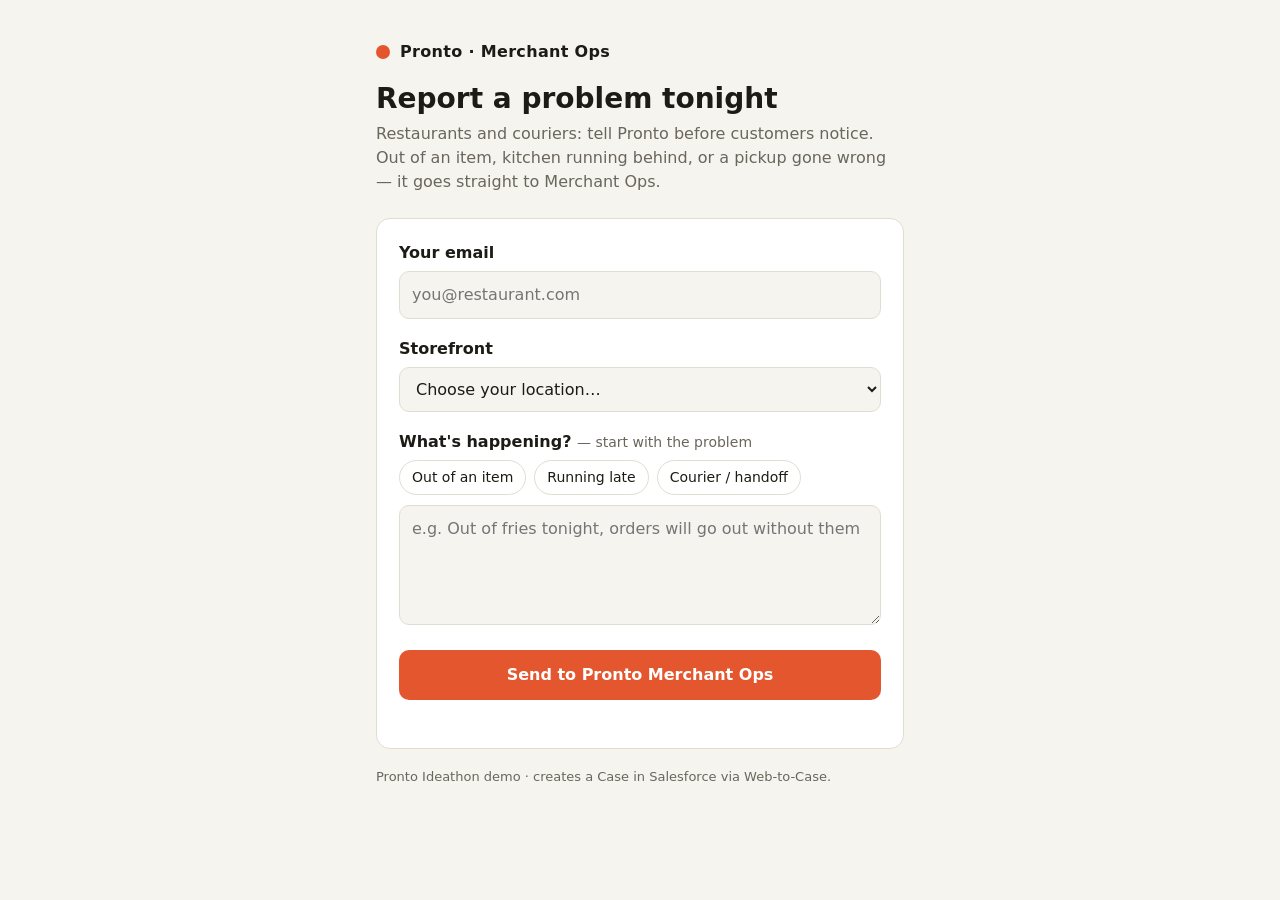
<file: merchant-report-form/index.html>
<!doctype html>
<html lang="en">
<head>
<meta charset="utf-8">
<meta name="viewport" content="width=device-width, initial-scale=1">
<title>Pronto Merchant Report</title>
<!--
  Pronto Ideathon — Merchant & Courier report form.
  Posts to Salesforce Web-to-Case (org 00Dfj00000fQ9T5). Every submission becomes a Case with
  Origin = "Merchant Report". In Salesforce:
    - the Case assignment rule routes it to Merchant Ops Queue,
    - flow Merchant_Report_Case_Enrichment sets Storefront (from the dropdown), Type = Merchant Operations,
      and Reason from keywords in the message (out of / 86 -> Out of Stock, late / delay -> Prep Delay,
      anything else -> Handoff Issue),
    - if the email matches a Contact, Web-to-Case links the Contact and merchant Account.
  Open this file directly in a browser (double-click). No server needed.
-->
<style>
  :root {
    --bg: #f6f4ef; --card: #ffffff; --ink: #1d1b16; --muted: #6b665c; --line: #e2ddd2;
    --brand: #e4572e; --brand-ink: #ffffff; --ok: #2e7d4f; --err: #b3261e; --focus: #1d1b16;
  }
  @media (prefers-color-scheme: dark) {
    :root { --bg: #16150f; --card: #211f18; --ink: #f2efe7; --muted: #a9a294; --line: #37342a;
            --brand: #ff7a52; --brand-ink: #16150f; --ok: #6fcf97; --err: #ff8a80; --focus: #f2efe7; }
  }
  * { box-sizing: border-box; }
  body { margin: 0; background: var(--bg); color: var(--ink);
         font: 16px/1.5 system-ui, -apple-system, "Segoe UI", Roboto, sans-serif; }
  main { max-width: 560px; margin: 0 auto; padding: 40px 16px 64px; }
  .brand { display: flex; align-items: center; gap: 10px; font-weight: 700; letter-spacing: .02em; }
  .dot { width: 14px; height: 14px; border-radius: 50%; background: var(--brand); }
  h1 { font-size: 28px; line-height: 1.2; margin: 18px 0 6px; }
  .lede { color: var(--muted); margin: 0 0 24px; }
  form, .done { background: var(--card); border: 1px solid var(--line); border-radius: 14px; padding: 22px; }
  label { display: block; font-weight: 600; margin: 0 0 6px; }
  .hint { font-weight: 400; color: var(--muted); font-size: 14px; }
  .field { margin-bottom: 18px; }
  input, select, textarea { width: 100%; font: inherit; color: var(--ink); background: var(--bg);
         border: 1px solid var(--line); border-radius: 10px; padding: 11px 12px; }
  textarea { min-height: 120px; resize: vertical; }
  input:focus, select:focus, textarea:focus, button:focus-visible, .chip:focus-visible {
         outline: 2px solid var(--focus); outline-offset: 2px; }
  .chips { display: flex; flex-wrap: wrap; gap: 8px; margin-bottom: 10px; }
  .chip { border: 1px solid var(--line); background: transparent; color: var(--ink); border-radius: 999px;
          padding: 6px 12px; font: inherit; font-size: 14px; cursor: pointer; }
  .chip:hover { border-color: var(--brand); }
  button[type=submit] { width: 100%; border: 0; border-radius: 10px; padding: 13px; font: inherit;
          font-weight: 700; background: var(--brand); color: var(--brand-ink); cursor: pointer; }
  button[disabled] { opacity: .6; cursor: progress; }
  .error { color: var(--err); font-size: 14px; margin-top: 10px; min-height: 1.2em; }
  .done h2 { margin: 0 0 8px; color: var(--ok); }
  .done p { margin: 0 0 14px; }
  .linkbtn { background: none; border: 0; color: var(--ink); text-decoration: underline; font: inherit;
             cursor: pointer; padding: 0; }
  footer { color: var(--muted); font-size: 13px; margin-top: 18px; }
</style>
</head>
<body>
<main>
  <div class="brand"><span class="dot" aria-hidden="true"></span>Pronto · Merchant Ops</div>
  <h1>Report a problem tonight</h1>
  <p class="lede">Restaurants and couriers: tell Pronto before customers notice. Out of an item, kitchen running behind, or a pickup gone wrong — it goes straight to Merchant Ops.</p>

  <form id="report" novalidate>
    <div class="field">
      <label for="email">Your email</label>
      <input id="email" type="email" autocomplete="email" required placeholder="you@restaurant.com">
    </div>
    <div class="field">
      <label for="storefront">Storefront</label>
      <select id="storefront" required>
        <option value="">Choose your location…</option>
      </select>
    </div>
    <div class="field">
      <label for="message">What's happening? <span class="hint">— start with the problem</span></label>
      <div class="chips" role="group" aria-label="Quick starts">
        <button type="button" class="chip" data-text="Out of ">Out of an item</button>
        <button type="button" class="chip" data-text="Running late: kitchen is about 20 min behind">Running late</button>
        <button type="button" class="chip" data-text="Courier handoff problem: ">Courier / handoff</button>
      </div>
      <textarea id="message" required placeholder="e.g. Out of fries tonight, orders will go out without them"></textarea>
    </div>
    <button type="submit" id="submit">Send to Pronto Merchant Ops</button>
    <div class="error" id="error" role="alert"></div>
  </form>

  <div class="done" id="done" hidden>
    <h2>Report sent</h2>
    <p>Pronto Merchant Ops has it. If customers report the same problem, our support assistant will already know.</p>
    <button class="linkbtn" id="again">Send another report</button>
  </div>

  <footer>Pronto Ideathon demo · creates a Case in Salesforce via Web-to-Case.</footer>
</main>

<script>
  const ORG_ID = "00Dfj00000fQ9T5";
  const ENDPOINT = "https://webto.salesforce.com/servlet/servlet.WebToCase?encoding=UTF-8&orgId=" + ORG_ID;
  const REPORTED_STOREFRONT_FIELD = "00Nfj00005G2v9h"; // Case.Reported_Storefront__c
  const STOREFRONTS = ["Artisan’s Edge","Artisan’s Edge Plano","Artisan’s Edge Uptown","Basil & Thyme Cafe","Epicurean Flame","Fusion Bites","Fusion Bites Knox-Henderson","Fusion Bites Oak Lawn","Harvest Grill","Munch Central","Munch Central Knox-Henderson","Munch Central Trinity Groves","The Green Fork","The Savory Spot","The Savory Spot Bishop Arts","The Savory Spot Uptown","Trailside Deli","Urban Table","Urban Table Deep Ellum","Urban Table Downtown","Urban Table Uptown"];

  const $ = (id) => document.getElementById(id);
  const select = $("storefront");
  for (const name of STOREFRONTS) select.add(new Option(name, name));

  // Remember the last email + storefront for this browser (convenience only).
  try {
    $("email").value = localStorage.getItem("pronto.email") || "";
    select.value = localStorage.getItem("pronto.storefront") || "";
  } catch (e) {}

  document.querySelectorAll(".chip").forEach((chip) => chip.addEventListener("click", () => {
    const box = $("message");
    box.value = chip.dataset.text;
    box.focus();
    box.setSelectionRange(box.value.length, box.value.length);
  }));

  $("report").addEventListener("submit", async (event) => {
    event.preventDefault();
    const email = $("email").value.trim();
    const storefront = select.value;
    const message = $("message").value.trim();
    const error = $("error");
    error.textContent = "";
    if (!/^[^@\s]+@[^@\s]+\.[^@\s]+$/.test(email)) { error.textContent = "Enter a valid email address."; return; }
    if (!storefront) { error.textContent = "Choose your storefront."; return; }
    if (!message) { error.textContent = "Tell us what's happening."; return; }

    // Subject = first line of the message (the flow classifies the issue from the subject).
    const subject = message.split("\n")[0].slice(0, 80);
    const body = new URLSearchParams({
      orgid: ORG_ID, email, subject, description: message + "\n\nStorefront: " + storefront,
      origin: "Merchant Report", [REPORTED_STOREFRONT_FIELD]: storefront,
    });

    const button = $("submit");
    button.disabled = true; button.textContent = "Sending…";
    try {
      // Web-to-Case does not return CORS headers, so the response is opaque; a network error still throws.
      await fetch(ENDPOINT, { method: "POST", mode: "no-cors", body });
      try { localStorage.setItem("pronto.email", email); localStorage.setItem("pronto.storefront", storefront); } catch (e) {}
      $("report").hidden = true; $("done").hidden = false;
      $("message").value = "";
    } catch (e) {
      error.textContent = "Couldn't reach Pronto. Check your connection and try again.";
    } finally {
      button.disabled = false; button.textContent = "Send to Pronto Merchant Ops";
    }
  });

  $("again").addEventListener("click", () => { $("done").hidden = true; $("report").hidden = false; $("message").focus(); });
</script>
</body>
</html>
</file>
